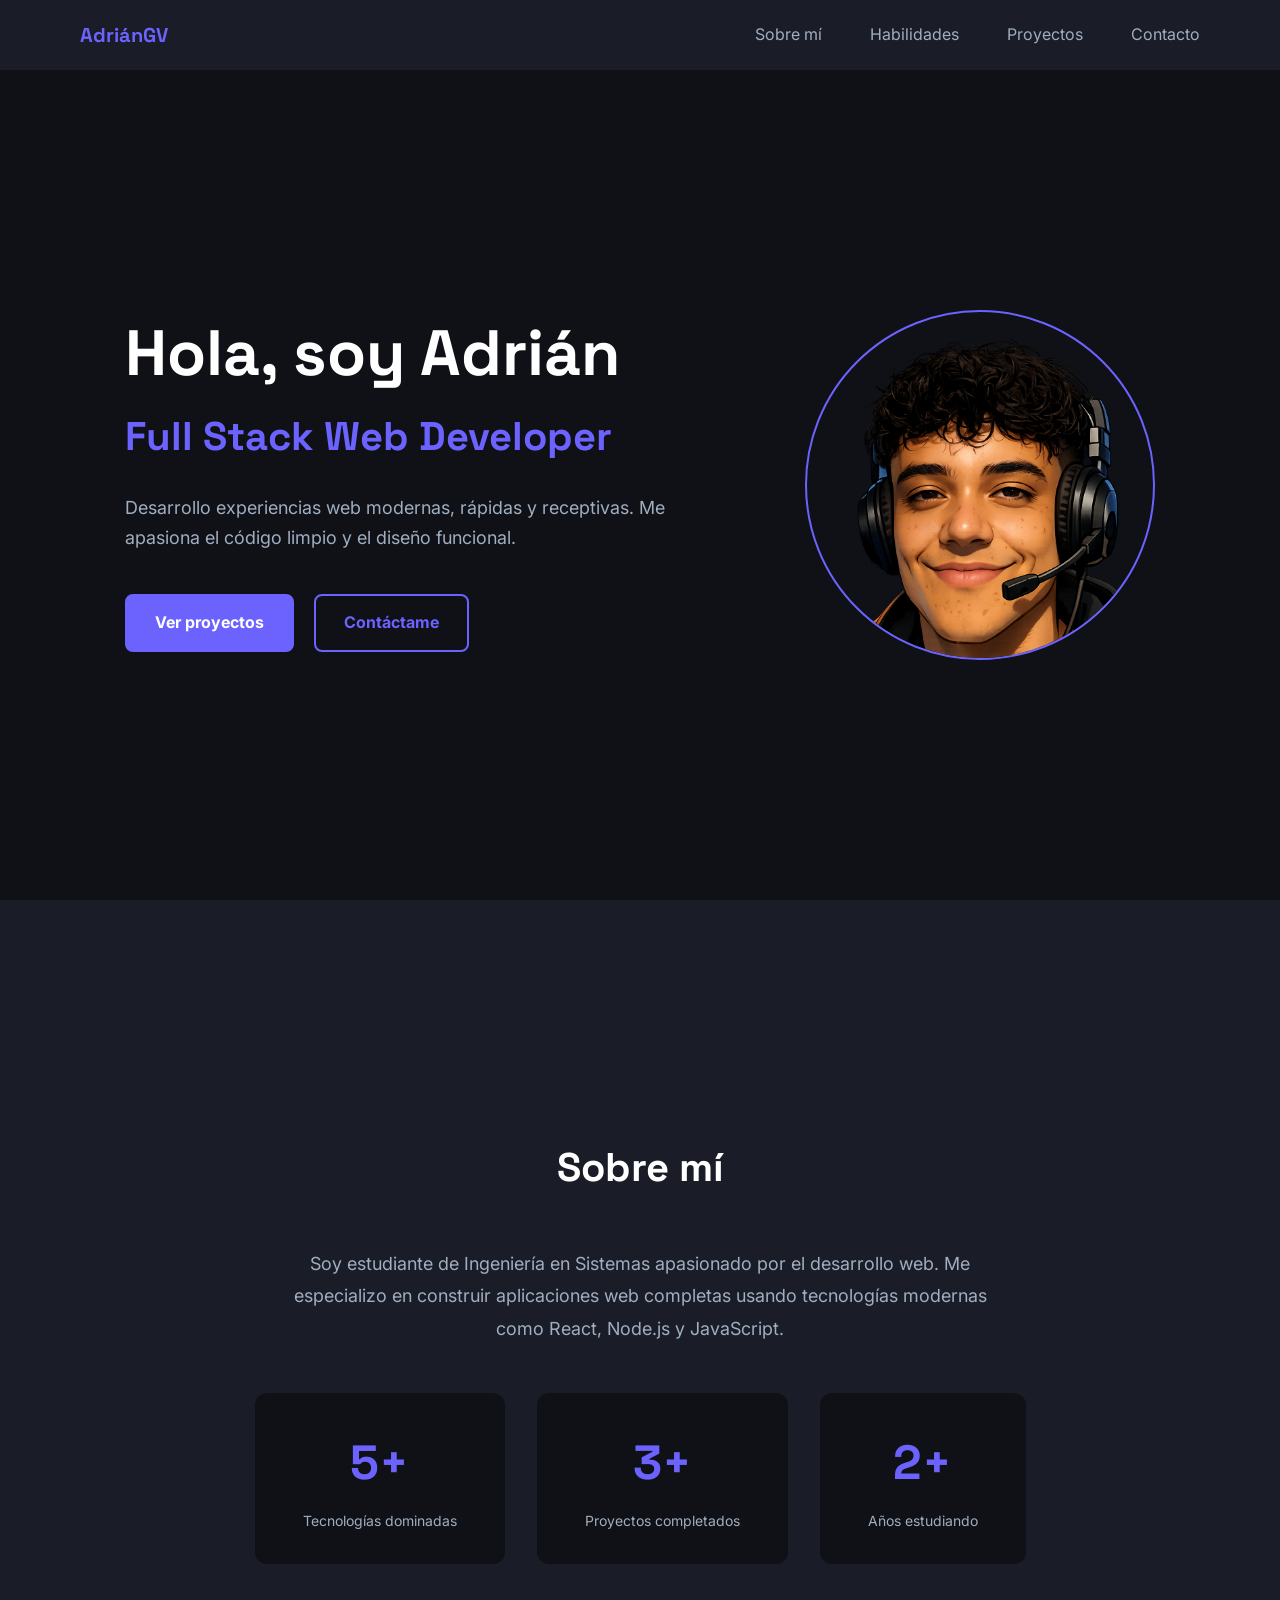
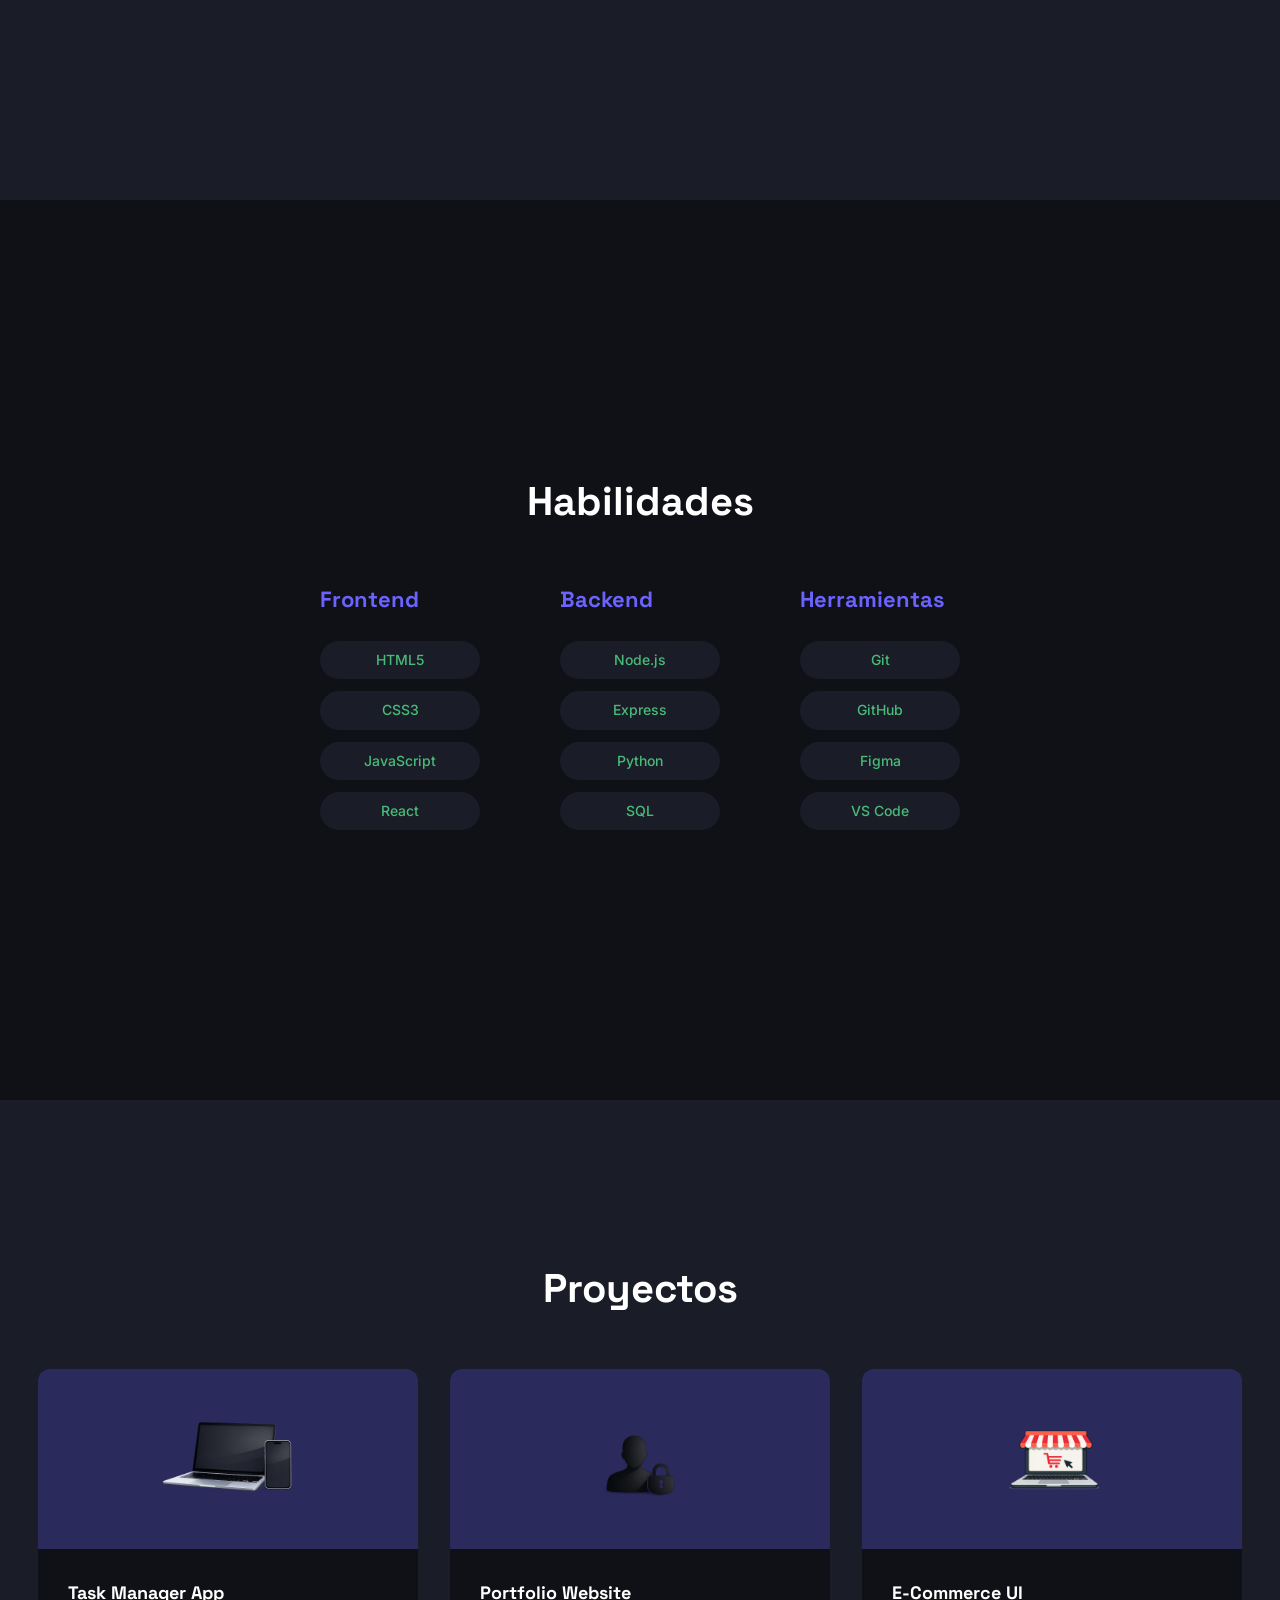
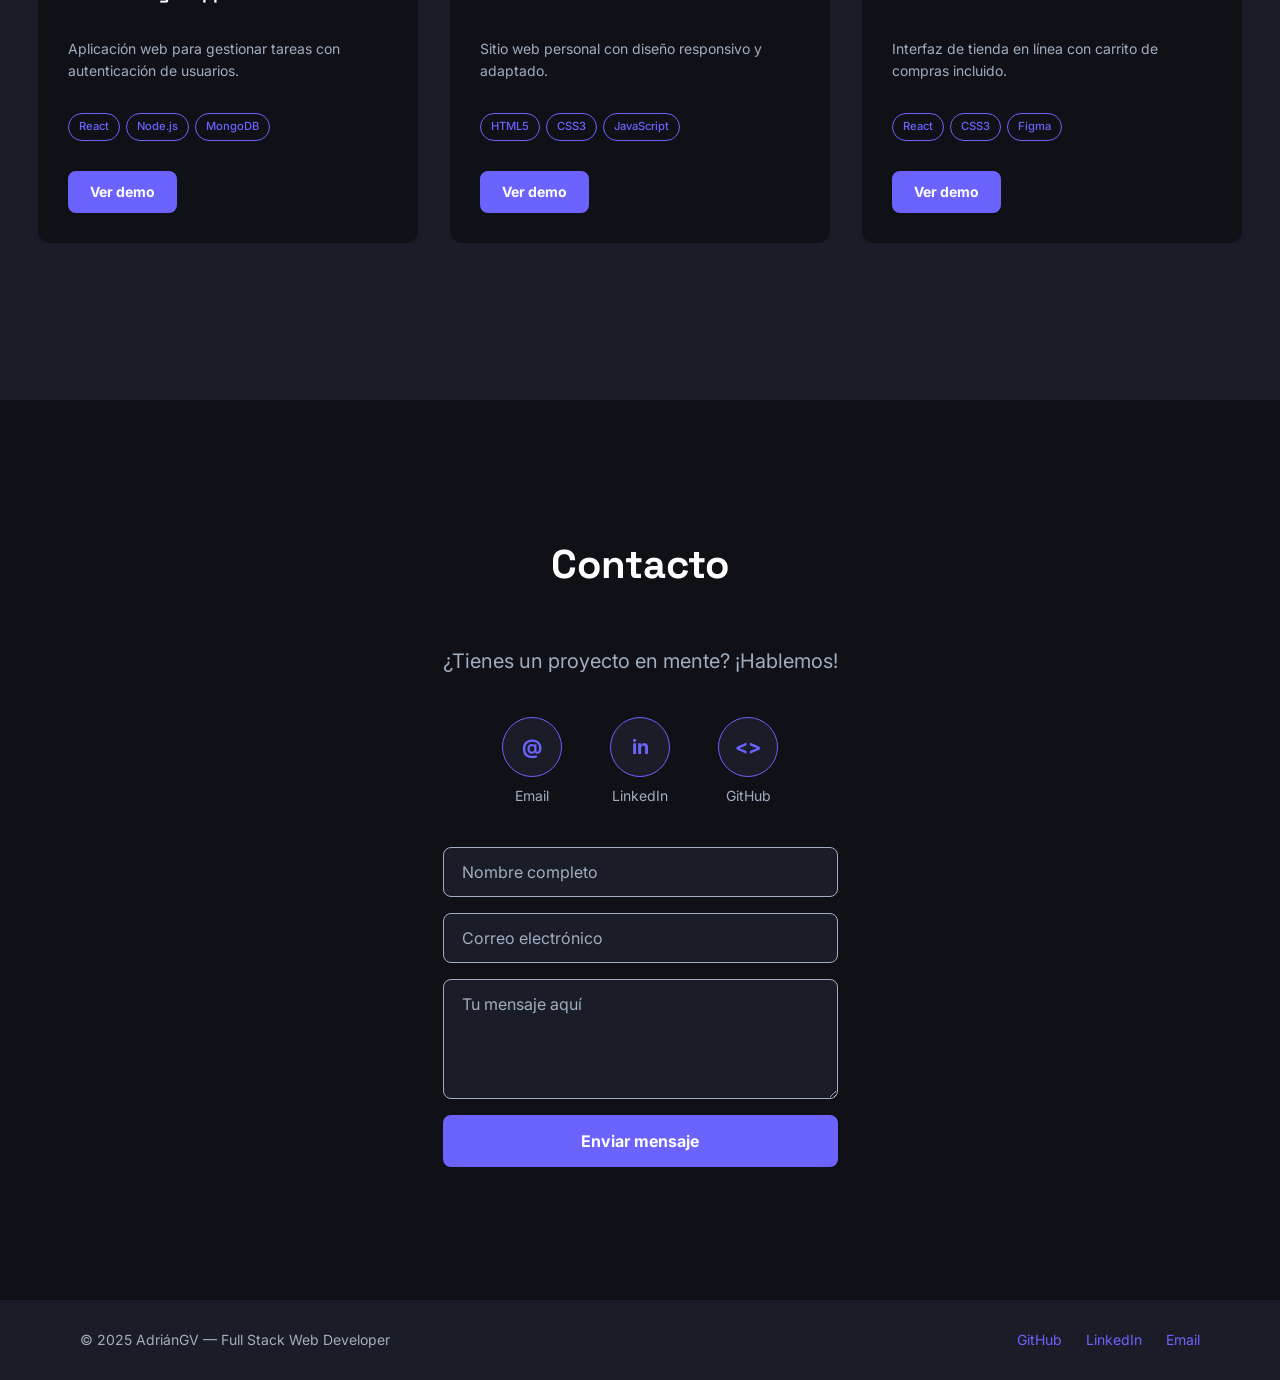
<file: index.html>
<!DOCTYPE html>
<html lang="es">
<head>
  <meta charset="UTF-8" />
  <meta name="viewport" content="width=device-width, initial-scale=1.0" />
  <title>AdriánGV — Full Stack Web Developer</title>
  <link rel="preconnect" href="https://fonts.googleapis.com" />
  <link rel="preconnect" href="https://fonts.gstatic.com" crossorigin />
  <link href="https://fonts.googleapis.com/css2?family=Space+Grotesk:wght@400;700&family=Inter:wght@400;500;700&display=swap" rel="stylesheet" />
  <link rel="stylesheet" href="css/styles.css" />
</head>
<body>

  <nav class="navbar" id="navbar">
    <div class="navbar__container">
      <a href="#hero" class="navbar__logo">AdriánGV</a>
      <button class="navbar__hamburger" id="hamburger" aria-label="Abrir menú">
        <span></span>
        <span></span>
        <span></span>
      </button>
      <ul class="navbar__links" id="nav-links">
        <li><a href="#sobre-mi">Sobre mí</a></li>
        <li><a href="#habilidades">Habilidades</a></li>
        <li><a href="#proyectos">Proyectos</a></li>
        <li><a href="#contacto">Contacto</a></li>
      </ul>
    </div>
  </nav>

  <section class="hero" id="hero">
    <div class="hero__content">
      <h1 class="hero__title">Hola, soy Adrián</h1>
      <h2 class="hero__subtitle">Full Stack Web Developer</h2>
      <p class="hero__description">Desarrollo experiencias web modernas, rápidas y receptivas. Me apasiona el código limpio y el diseño funcional.</p>
      <div class="hero__buttons">
        <a href="#proyectos" class="btn btn--primary">Ver proyectos</a>
        <a href="#contacto" class="btn btn--outline">Contáctame</a>
      </div>
    </div>
    <div class="hero__avatar">
      <div class="hero__avatar-circle">
        <img src="img/avatar.png" alt="Adrián GV" />
      </div>
    </div>
  </section>

  <section class="sobre-mi" id="sobre-mi">
    <div class="container">
      <h2 class="section__title">Sobre mí</h2>
      <p class="sobre-mi__text">Soy estudiante de Ingeniería en Sistemas apasionado por el desarrollo web. Me especializo en construir aplicaciones web completas usando tecnologías modernas como React, Node.js y JavaScript.</p>
      <div class="sobre-mi__stats">
        <div class="stat-card">
          <span class="stat-card__number">5+</span>
          <span class="stat-card__label">Tecnologías dominadas</span>
        </div>
        <div class="stat-card">
          <span class="stat-card__number">3+</span>
          <span class="stat-card__label">Proyectos completados</span>
        </div>
        <div class="stat-card">
          <span class="stat-card__number">2+</span>
          <span class="stat-card__label">Años estudiando</span>
        </div>
      </div>
    </div>
  </section>

  <section class="habilidades" id="habilidades">
    <div class="container">
      <h2 class="section__title">Habilidades</h2>
      <div class="habilidades__grid">
        <div class="habilidades__grupo">
          <h3 class="habilidades__categoria">Frontend</h3>
          <div class="habilidades__tags">
            <span class="tag">HTML5</span>
            <span class="tag">CSS3</span>
            <span class="tag">JavaScript</span>
            <span class="tag">React</span>
          </div>
        </div>
        <div class="habilidades__grupo">
          <h3 class="habilidades__categoria">Backend</h3>
          <div class="habilidades__tags">
            <span class="tag">Node.js</span>
            <span class="tag">Express</span>
            <span class="tag">Python</span>
            <span class="tag">SQL</span>
          </div>
        </div>
        <div class="habilidades__grupo">
          <h3 class="habilidades__categoria">Herramientas</h3>
          <div class="habilidades__tags">
            <span class="tag">Git</span>
            <span class="tag">GitHub</span>
            <span class="tag">Figma</span>
            <span class="tag">VS Code</span>
          </div>
        </div>
      </div>
    </div>
  </section>

  <section class="proyectos" id="proyectos">
    <div class="container">
      <h2 class="section__title">Proyectos</h2>
      <div class="proyectos__grid">

        <div class="proyecto-card">
          <div class="proyecto-card__imagen">
            <img src="img/ComputadoraCelular.png" alt="Task Manager App" />
            </div>
          <div class="proyecto-card__body">
            <h3 class="proyecto-card__titulo">Task Manager App</h3>
            <p class="proyecto-card__desc">Aplicación web para gestionar tareas con autenticación de usuarios.</p>
            <div class="proyecto-card__tags">
              <span class="tag tag--small">React</span>
              <span class="tag tag--small">Node.js</span>
              <span class="tag tag--small">MongoDB</span>
            </div>
            <div class="proyecto-card__botones">
              <a href="taskManager.html" class="btn btn--primary btn--small">Ver demo</a>
            </div>
          </div>
        </div>

        <div class="proyecto-card">
          <div class="proyecto-card__imagen">
            <img src="img/UsuarioCandado.png" alt="Portfolio Website" />
          </div>
          <div class="proyecto-card__body">
            <h3 class="proyecto-card__titulo">Portfolio Website</h3>
            <p class="proyecto-card__desc">Sitio web personal con diseño responsivo y adaptado.</p>
            <div class="proyecto-card__tags">
              <span class="tag tag--small">HTML5</span>
              <span class="tag tag--small">CSS3</span>
              <span class="tag tag--small">JavaScript</span>
            </div>
            <div class="proyecto-card__botones">
              <a href="portfolio.html" class="btn btn--primary btn--small">Ver demo</a>
            </div>
          </div>
        </div>

        <div class="proyecto-card">
          <div class="proyecto-card__imagen">
            <img src="img/TiendaOnline.png" alt="E-Commerce UI" />
          </div>
          <div class="proyecto-card__body">
            <h3 class="proyecto-card__titulo">E-Commerce UI</h3>
            <p class="proyecto-card__desc">Interfaz de tienda en línea con carrito de compras incluido.</p>
            <div class="proyecto-card__tags">
              <span class="tag tag--small">React</span>
              <span class="tag tag--small">CSS3</span>
              <span class="tag tag--small">Figma</span>
            </div>
            <div class="proyecto-card__botones">
              <a href="ecommerce.html" class="btn btn--primary btn--small">Ver demo</a>
            </div>
          </div>
        </div>

      </div>
    </div>
  </section>

  <section class="contacto" id="contacto">
    <div class="container">
      <h2 class="section__title">Contacto</h2>
      <p class="contacto__subtitulo">¿Tienes un proyecto en mente? ¡Hablemos!</p>
      <div class="contacto__redes">
        <div class="red-social">
          <a href="mailto:adrian.granados.vargas@est.una.ac.cr" class="red-social__icono">@</a>
          <span class="red-social__nombre">Email</span>
        </div>
        <div class="red-social">
          <a href="https://www.linkedin.com/in/adri%C3%A1n-granados-a037b83b4/" class="red-social__icono">in</a>
          <span class="red-social__nombre">LinkedIn</span>
        </div>
        <div class="red-social">
          <a href="https://github.com/AdrianGV1" class="red-social__icono">&lt;&gt;</a>
          <span class="red-social__nombre">GitHub</span>
        </div>
      </div>
      <form class="contacto__form" action="https://formspree.io/f/mojkvlza" method="POST">
        <input
          type="text"
          name="nombre"
          class="form__input"
          placeholder="Nombre completo"
          required
        />
        <input
          type="email"
          name="email"
          class="form__input"
          placeholder="Correo electrónico"
          required
        />
        <textarea
          name="message"
          class="form__textarea"
          placeholder="Tu mensaje aquí"
          required
        ></textarea>
        <button type="submit" class="btn btn--primary btn--full">
          Enviar mensaje
        </button>
      </form>
    </div>
  </section>

  <footer class="footer">
    <div class="footer__container">
      <p class="footer__copy">© 2025 AdriánGV — Full Stack Web Developer</p>
      <div class="footer__links">
        <a href="https://github.com/AdrianGV1">GitHub</a>
        <a href="https://www.linkedin.com/in/adri%C3%A1n-granados-a037b83b4/">LinkedIn</a>
        <a href="mailto:adrian.granados.vargas@est.una.ac.cr">Email</a>
      </div>
    </div>
  </footer>

  <script src="js/main.js"></script>
</body>
</html>
</file>
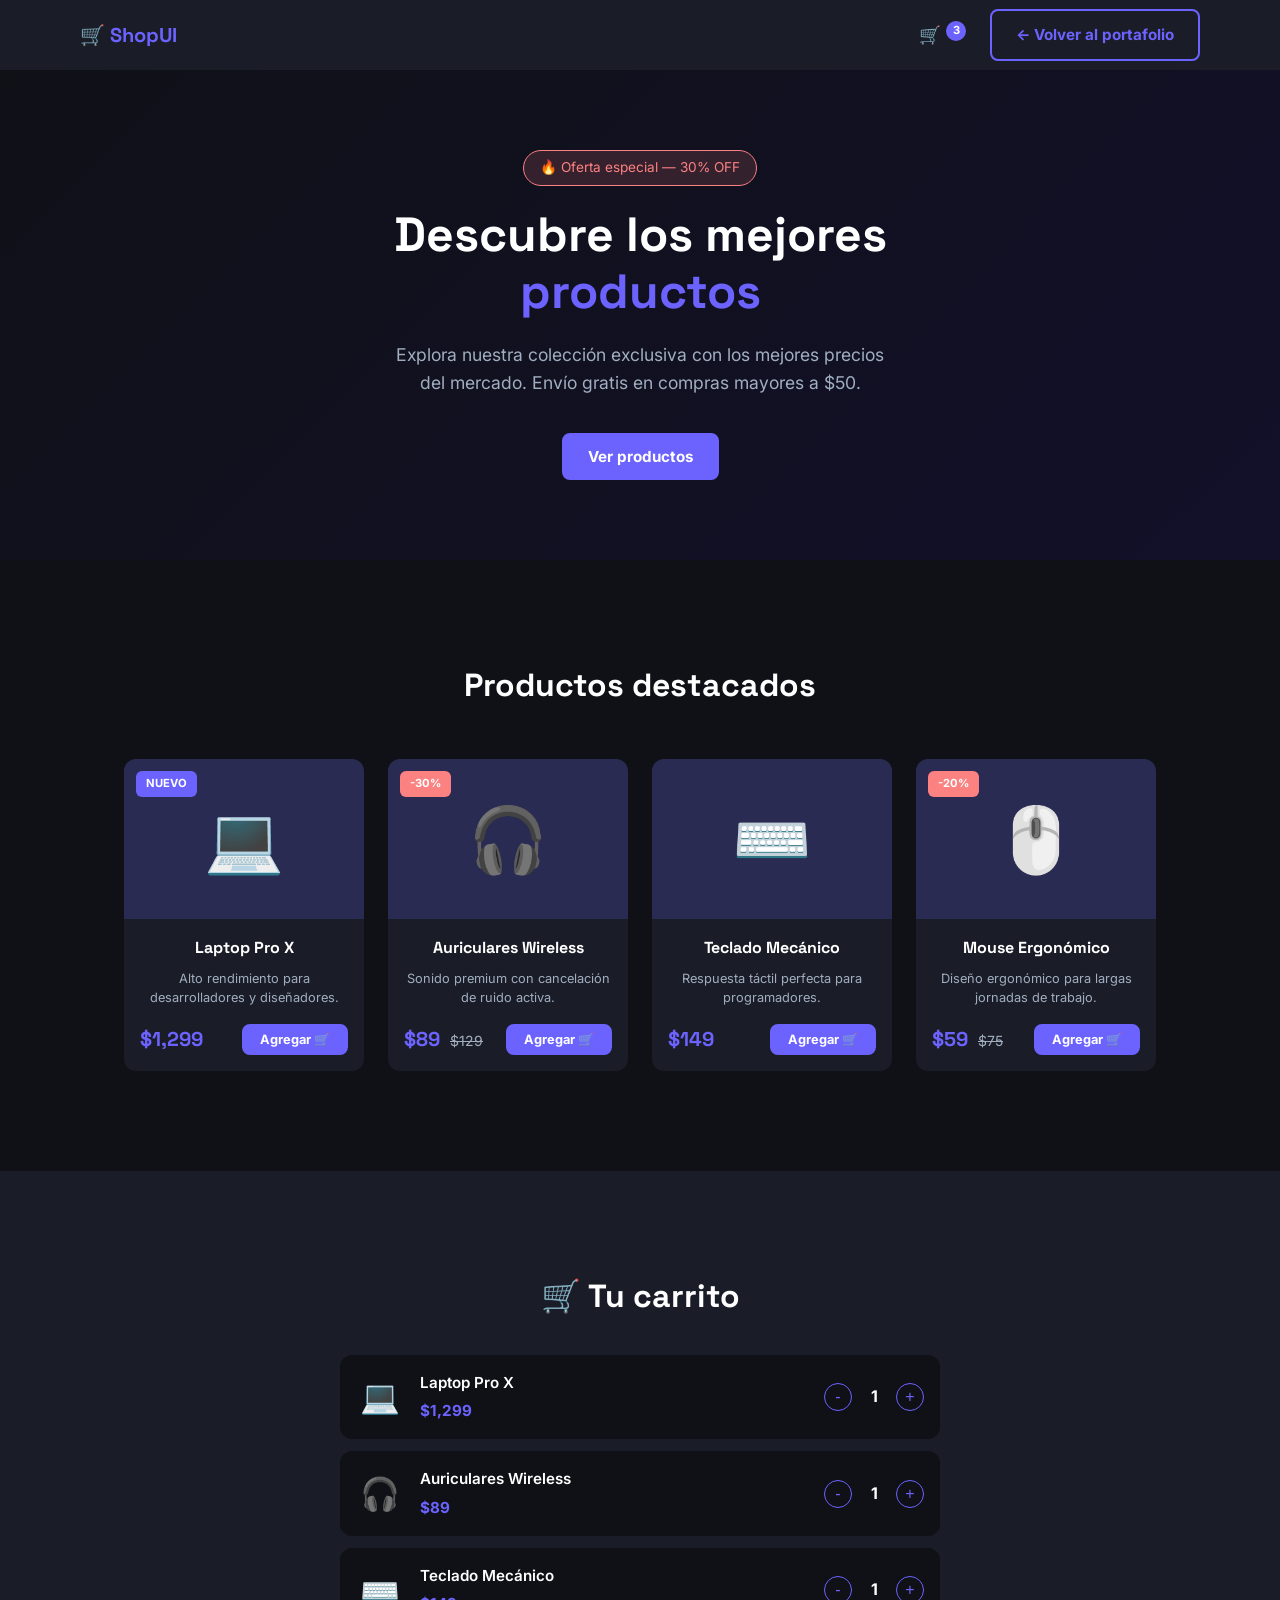
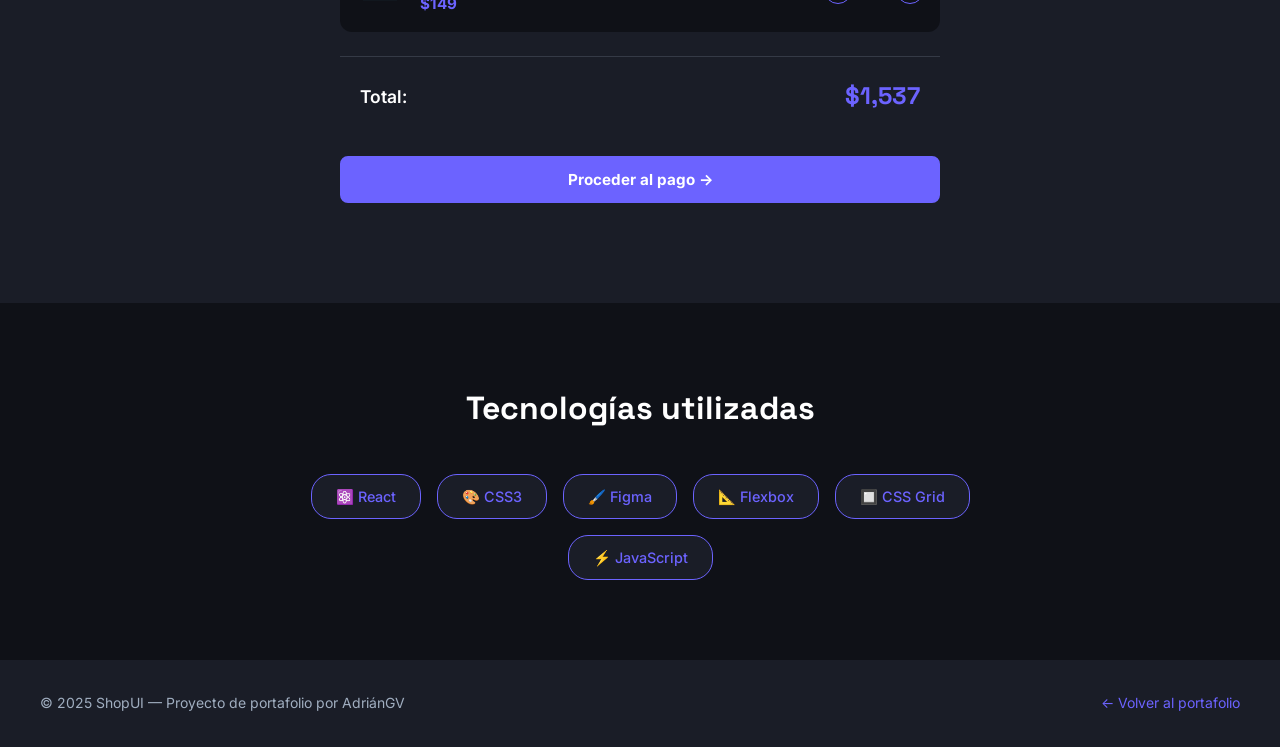
<file: ecommerce.html>
<!DOCTYPE html>
<html lang="es">
<head>
  <meta charset="UTF-8" />
  <meta name="viewport" content="width=device-width, initial-scale=1.0" />
  <title>E-Commerce UI</title>
  <link rel="preconnect" href="https://fonts.googleapis.com" />
  <link rel="preconnect" href="https://fonts.gstatic.com" crossorigin />
  <link href="https://fonts.googleapis.com/css2?family=Space+Grotesk:wght@400;700&family=Inter:wght@400;500;700&display=swap" rel="stylesheet" />
  <link rel="stylesheet" href="css/ecommerce.css" />
</head>
<body>

  <nav class="navbar">
    <div class="navbar__container">
      <span class="navbar__logo">🛒 ShopUI</span>
      <div class="navbar__actions">
        <span class="cart-icon">🛒 <span class="cart-count">3</span></span>
        <a href="index.html" class="btn btn--outline">← Volver al portafolio</a>
      </div>
    </div>
  </nav>

  <header class="hero">
    <div class="hero__content">
      <p class="hero__tag">🔥 Oferta especial — 30% OFF</p>
      <h1>Descubre los mejores <span>productos</span></h1>
      <p class="hero__desc">Explora nuestra colección exclusiva con los mejores precios del mercado. Envío gratis en compras mayores a $50.</p>
      <button class="btn btn--primary">Ver productos</button>
    </div>
  </header>

  <section class="productos">
    <h2>Productos destacados</h2>
    <div class="productos__grid">

      <div class="producto-card">
        <div class="producto-card__imagen">
          <span class="producto-card__badge">NUEVO</span>
          <span class="producto-card__emoji">💻</span>
        </div>
        <div class="producto-card__body">
          <h3>Laptop Pro X</h3>
          <p>Alto rendimiento para desarrolladores y diseñadores.</p>
          <div class="producto-card__footer">
            <span class="precio">$1,299</span>
            <button class="btn btn--primary btn--small">Agregar 🛒</button>
          </div>
        </div>
      </div>

      <div class="producto-card">
        <div class="producto-card__imagen">
          <span class="producto-card__badge producto-card__badge--sale">-30%</span>
          <span class="producto-card__emoji">🎧</span>
        </div>
        <div class="producto-card__body">
          <h3>Auriculares Wireless</h3>
          <p>Sonido premium con cancelación de ruido activa.</p>
          <div class="producto-card__footer">
            <div>
              <span class="precio">$89</span>
              <span class="precio--tachado">$129</span>
            </div>
            <button class="btn btn--primary btn--small">Agregar 🛒</button>
          </div>
        </div>
      </div>

      <div class="producto-card">
        <div class="producto-card__imagen">
          <span class="producto-card__emoji">⌨️</span>
        </div>
        <div class="producto-card__body">
          <h3>Teclado Mecánico</h3>
          <p>Respuesta táctil perfecta para programadores.</p>
          <div class="producto-card__footer">
            <span class="precio">$149</span>
            <button class="btn btn--primary btn--small">Agregar 🛒</button>
          </div>
        </div>
      </div>

      <div class="producto-card">
        <div class="producto-card__imagen">
          <span class="producto-card__badge producto-card__badge--sale">-20%</span>
          <span class="producto-card__emoji">🖱️</span>
        </div>
        <div class="producto-card__body">
          <h3>Mouse Ergonómico</h3>
          <p>Diseño ergonómico para largas jornadas de trabajo.</p>
          <div class="producto-card__footer">
            <div>
              <span class="precio">$59</span>
              <span class="precio--tachado">$75</span>
            </div>
            <button class="btn btn--primary btn--small">Agregar 🛒</button>
          </div>
        </div>
      </div>

    </div>
  </section>

  <section class="carrito">
    <h2>🛒 Tu carrito</h2>
    <div class="carrito__items">
      <div class="carrito__item">
        <span class="carrito__item-emoji">💻</span>
        <div class="carrito__item-info">
          <span class="carrito__item-name">Laptop Pro X</span>
          <span class="carrito__item-price">$1,299</span>
        </div>
        <div class="carrito__item-qty">
          <button>-</button>
          <span>1</span>
          <button>+</button>
        </div>
      </div>
      <div class="carrito__item">
        <span class="carrito__item-emoji">🎧</span>
        <div class="carrito__item-info">
          <span class="carrito__item-name">Auriculares Wireless</span>
          <span class="carrito__item-price">$89</span>
        </div>
        <div class="carrito__item-qty">
          <button>-</button>
          <span>1</span>
          <button>+</button>
        </div>
      </div>
      <div class="carrito__item">
        <span class="carrito__item-emoji">⌨️</span>
        <div class="carrito__item-info">
          <span class="carrito__item-name">Teclado Mecánico</span>
          <span class="carrito__item-price">$149</span>
        </div>
        <div class="carrito__item-qty">
          <button>-</button>
          <span>1</span>
          <button>+</button>
        </div>
      </div>
    </div>
    <div class="carrito__total">
      <span>Total:</span>
      <span class="carrito__total-precio">$1,537</span>
    </div>
    <button class="btn btn--primary btn--full">Proceder al pago →</button>
  </section>

  <section class="tech-stack">
    <h2>Tecnologías utilizadas</h2>
    <div class="tech-stack__grid">
      <div class="tech-badge">⚛️ React</div>
      <div class="tech-badge">🎨 CSS3</div>
      <div class="tech-badge">🖌️ Figma</div>
      <div class="tech-badge">📐 Flexbox</div>
      <div class="tech-badge">🔲 CSS Grid</div>
      <div class="tech-badge">⚡ JavaScript</div>
    </div>
  </section>

  <footer class="footer">
    <p>© 2025 ShopUI — Proyecto de portafolio por AdriánGV</p>
    <a href="index.html">← Volver al portafolio</a>
  </footer>

</body>
</html>
</file>
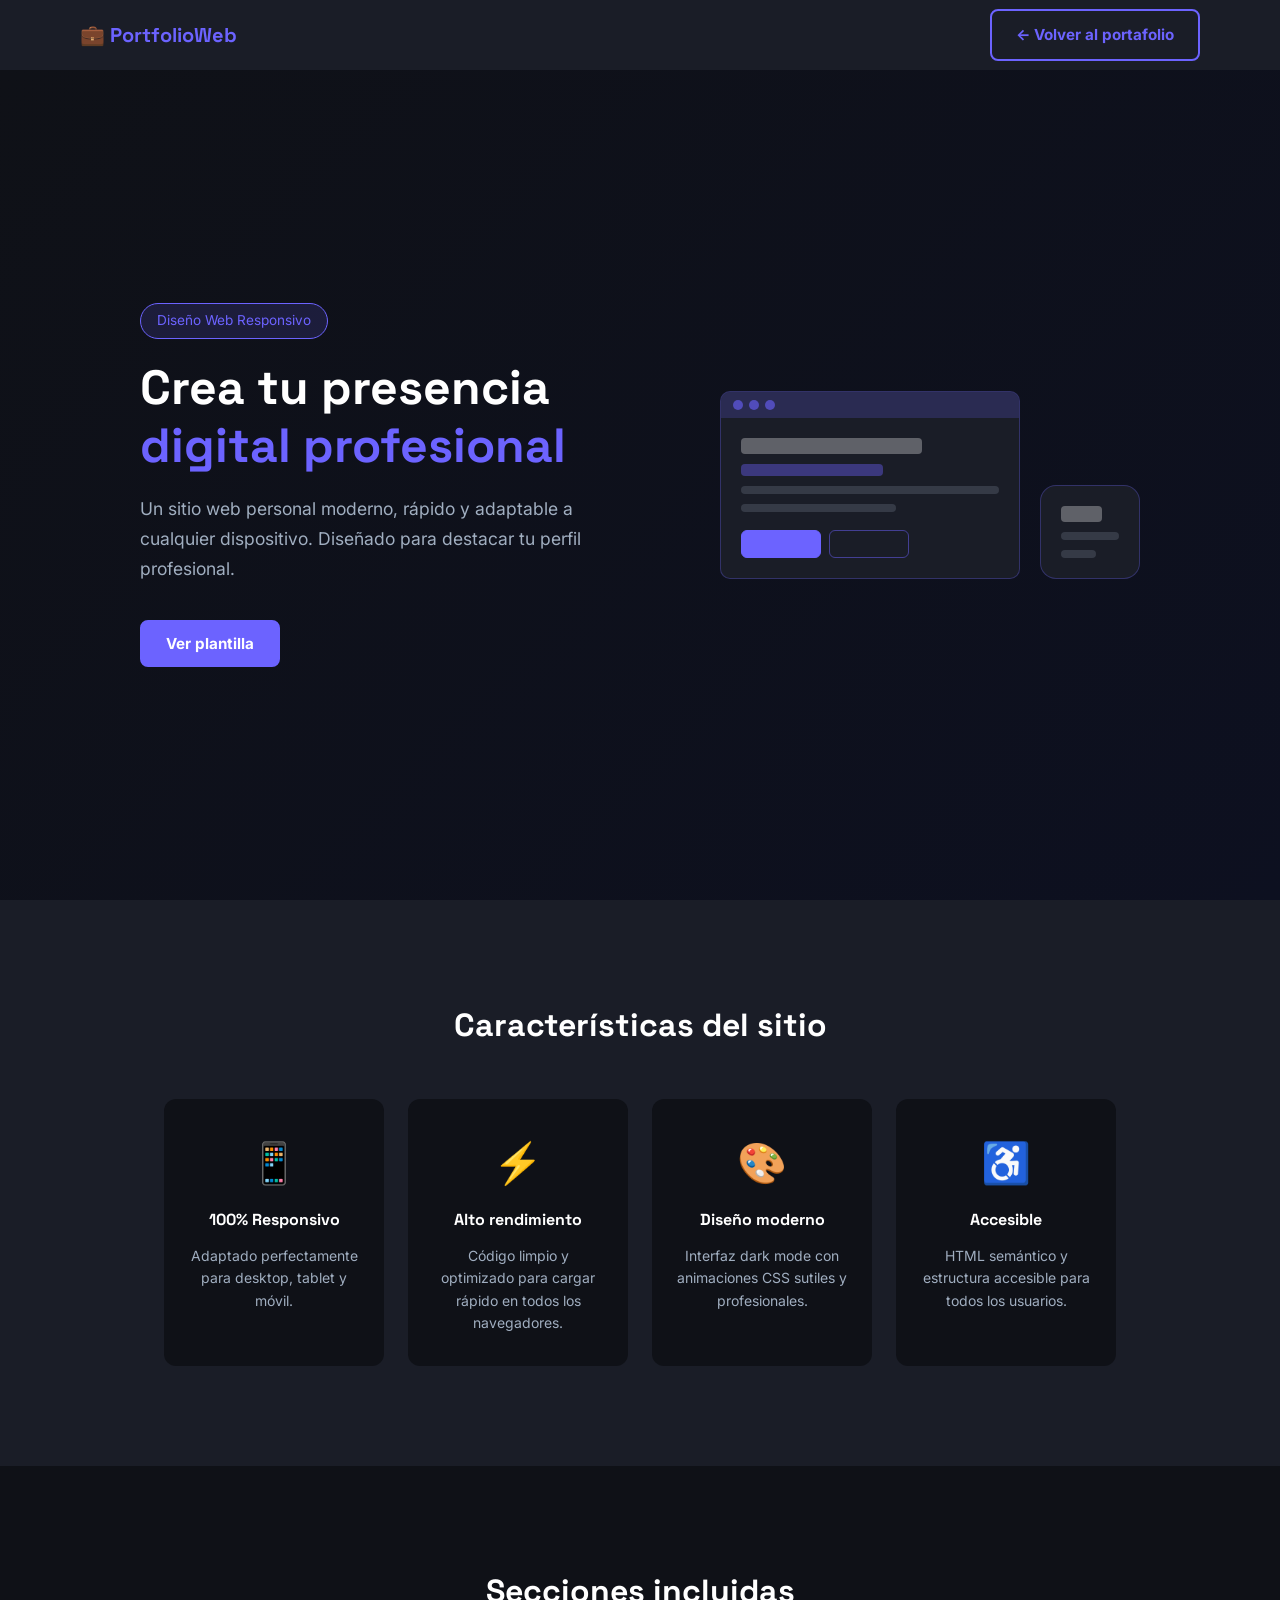
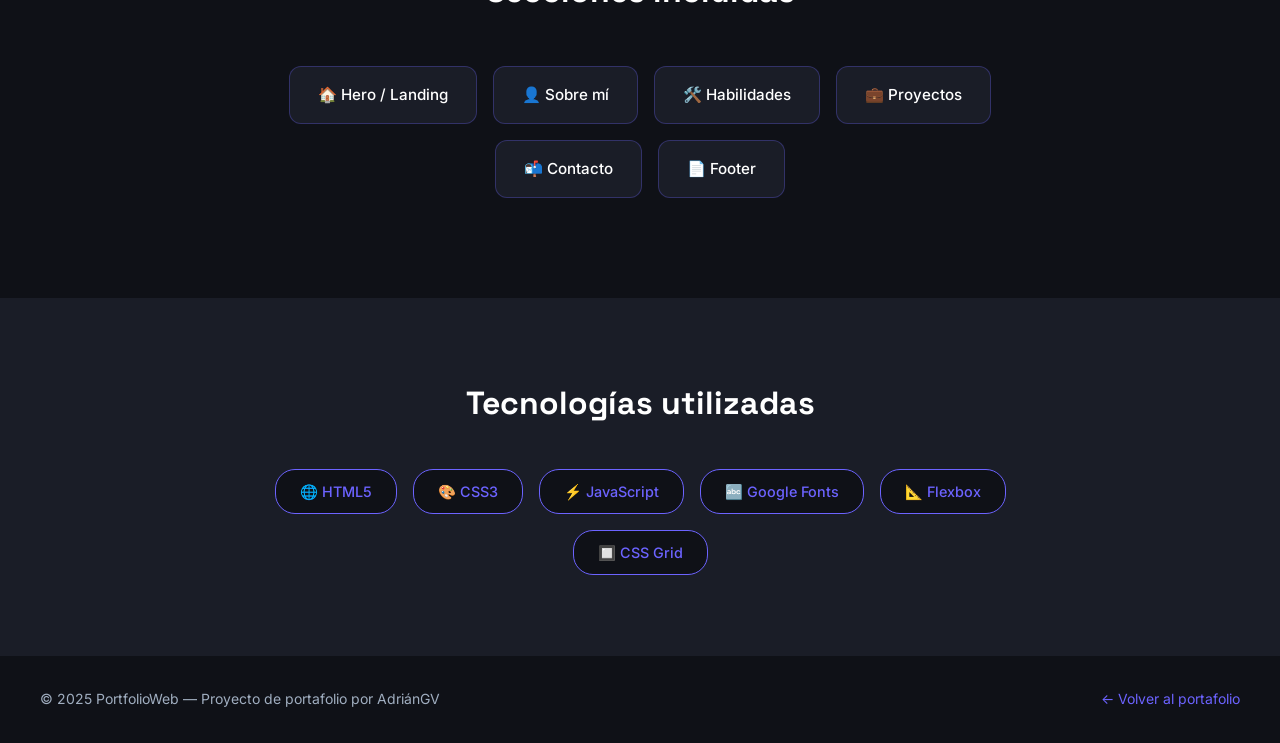
<file: portfolio.html>
<!DOCTYPE html>
<html lang="es">
<head>
  <meta charset="UTF-8" />
  <meta name="viewport" content="width=device-width, initial-scale=1.0" />
  <title>Portfolio Website</title>
  <link rel="preconnect" href="https://fonts.googleapis.com" />
  <link rel="preconnect" href="https://fonts.gstatic.com" crossorigin />
  <link href="https://fonts.googleapis.com/css2?family=Space+Grotesk:wght@400;700&family=Inter:wght@400;500;700&display=swap" rel="stylesheet" />
  <link rel="stylesheet" href="css/portfolio.css" />
</head>
<body>

  <nav class="navbar">
    <div class="navbar__container">
      <span class="navbar__logo">💼 PortfolioWeb</span>
      <a href="index.html" class="btn btn--outline">← Volver al portafolio</a>
    </div>
  </nav>

  <header class="hero">
    <div class="hero__content">
      <p class="hero__tag">Diseño Web Responsivo</p>
      <h1>Crea tu presencia <span>digital profesional</span></h1>
      <p class="hero__desc">Un sitio web personal moderno, rápido y adaptable a cualquier dispositivo. Diseñado para destacar tu perfil profesional.</p>
      <button class="btn btn--primary">Ver plantilla</button>
    </div>
    <div class="hero__mockups">
      <div class="mockup mockup--desktop">
        <div class="mockup__bar">
          <span></span><span></span><span></span>
        </div>
        <div class="mockup__screen">
          <div class="mockup__line mockup__line--title"></div>
          <div class="mockup__line mockup__line--subtitle"></div>
          <div class="mockup__line"></div>
          <div class="mockup__line mockup__line--short"></div>
          <div class="mockup__buttons">
            <div class="mockup__btn mockup__btn--filled"></div>
            <div class="mockup__btn"></div>
          </div>
        </div>
      </div>
      <div class="mockup mockup--mobile">
        <div class="mockup__screen">
          <div class="mockup__line mockup__line--title"></div>
          <div class="mockup__line"></div>
          <div class="mockup__line mockup__line--short"></div>
        </div>
      </div>
    </div>
  </header>

  <section class="features">
    <h2>Características del sitio</h2>
    <div class="features__grid">
      <div class="feature-card">
        <span class="feature-card__icon">📱</span>
        <h3>100% Responsivo</h3>
        <p>Adaptado perfectamente para desktop, tablet y móvil.</p>
      </div>
      <div class="feature-card">
        <span class="feature-card__icon">⚡</span>
        <h3>Alto rendimiento</h3>
        <p>Código limpio y optimizado para cargar rápido en todos los navegadores.</p>
      </div>
      <div class="feature-card">
        <span class="feature-card__icon">🎨</span>
        <h3>Diseño moderno</h3>
        <p>Interfaz dark mode con animaciones CSS sutiles y profesionales.</p>
      </div>
      <div class="feature-card">
        <span class="feature-card__icon">♿</span>
        <h3>Accesible</h3>
        <p>HTML semántico y estructura accesible para todos los usuarios.</p>
      </div>
    </div>
  </section>

  <section class="sections">
    <h2>Secciones incluidas</h2>
    <div class="sections__grid">
      <div class="section-item">🏠 Hero / Landing</div>
      <div class="section-item">👤 Sobre mí</div>
      <div class="section-item">🛠️ Habilidades</div>
      <div class="section-item">💼 Proyectos</div>
      <div class="section-item">📬 Contacto</div>
      <div class="section-item">📄 Footer</div>
    </div>
  </section>

  <section class="tech-stack">
    <h2>Tecnologías utilizadas</h2>
    <div class="tech-stack__grid">
      <div class="tech-badge">🌐 HTML5</div>
      <div class="tech-badge">🎨 CSS3</div>
      <div class="tech-badge">⚡ JavaScript</div>
      <div class="tech-badge">🔤 Google Fonts</div>
      <div class="tech-badge">📐 Flexbox</div>
      <div class="tech-badge">🔲 CSS Grid</div>
    </div>
  </section>

  <footer class="footer">
    <p>© 2025 PortfolioWeb — Proyecto de portafolio por AdriánGV</p>
    <a href="index.html">← Volver al portafolio</a>
  </footer>

</body>
</html>
</file>
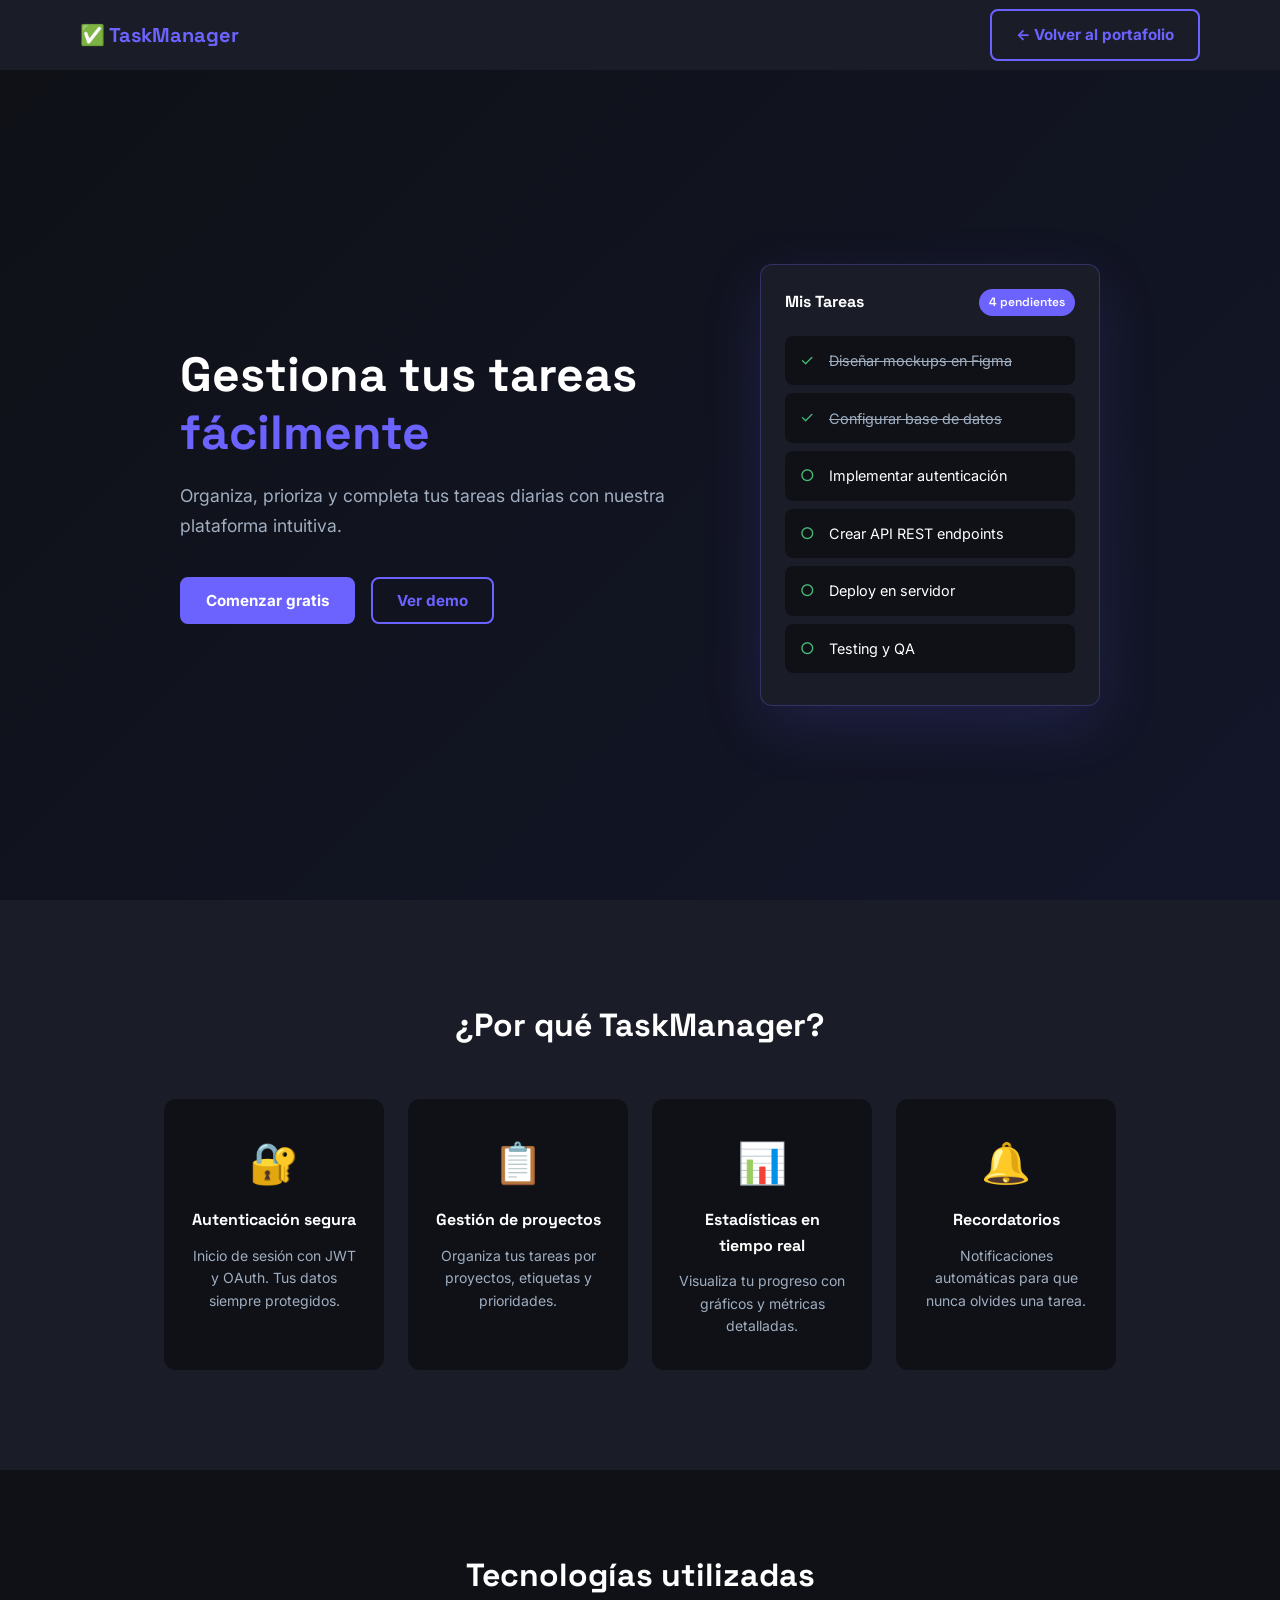
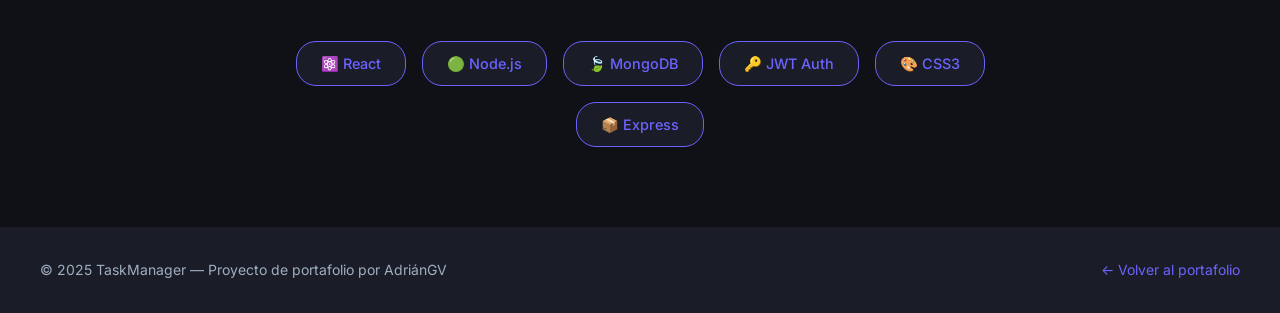
<file: taskManager.html>
<!DOCTYPE html>
<html lang="es">
<head>
  <meta charset="UTF-8" />
  <meta name="viewport" content="width=device-width, initial-scale=1.0" />
  <title>Task Manager App</title>
  <link rel="preconnect" href="https://fonts.googleapis.com" />
  <link rel="preconnect" href="https://fonts.gstatic.com" crossorigin />
  <link href="https://fonts.googleapis.com/css2?family=Space+Grotesk:wght@400;700&family=Inter:wght@400;500;700&display=swap" rel="stylesheet" />
  <link rel="stylesheet" href="css/taskManager.css" />
</head>
<body>

  <nav class="navbar">
    <div class="navbar__container">
      <span class="navbar__logo">✅ TaskManager</span>
      <a href="index.html" class="btn btn--outline">← Volver al portafolio</a>
    </div>
  </nav>

  <header class="app-header">
    <div class="app-header__content">
      <h1>Gestiona tus tareas <span>fácilmente</span></h1>
      <p>Organiza, prioriza y completa tus tareas diarias con nuestra plataforma intuitiva.</p>
      <div class="app-header__buttons">
        <button class="btn btn--primary">Comenzar gratis</button>
        <button class="btn btn--outline">Ver demo</button>
      </div>
    </div>
    <div class="app-header__preview">
      <div class="task-preview">
        <div class="task-preview__header">
          <span>Mis Tareas</span>
          <span class="badge">4 pendientes</span>
        </div>
        <div class="task-item task-item--done">
          <span class="task-item__check">✓</span>
          <span class="task-item__text">Diseñar mockups en Figma</span>
        </div>
        <div class="task-item task-item--done">
          <span class="task-item__check">✓</span>
          <span class="task-item__text">Configurar base de datos</span>
        </div>
        <div class="task-item">
          <span class="task-item__check">○</span>
          <span class="task-item__text">Implementar autenticación</span>
        </div>
        <div class="task-item">
          <span class="task-item__check">○</span>
          <span class="task-item__text">Crear API REST endpoints</span>
        </div>
        <div class="task-item">
          <span class="task-item__check">○</span>
          <span class="task-item__text">Deploy en servidor</span>
        </div>
        <div class="task-item">
          <span class="task-item__check">○</span>
          <span class="task-item__text">Testing y QA</span>
        </div>
      </div>
    </div>
  </header>

  <section class="features">
    <h2>¿Por qué TaskManager?</h2>
    <div class="features__grid">
      <div class="feature-card">
        <span class="feature-card__icon">🔐</span>
        <h3>Autenticación segura</h3>
        <p>Inicio de sesión con JWT y OAuth. Tus datos siempre protegidos.</p>
      </div>
      <div class="feature-card">
        <span class="feature-card__icon">📋</span>
        <h3>Gestión de proyectos</h3>
        <p>Organiza tus tareas por proyectos, etiquetas y prioridades.</p>
      </div>
      <div class="feature-card">
        <span class="feature-card__icon">📊</span>
        <h3>Estadísticas en tiempo real</h3>
        <p>Visualiza tu progreso con gráficos y métricas detalladas.</p>
      </div>
      <div class="feature-card">
        <span class="feature-card__icon">🔔</span>
        <h3>Recordatorios</h3>
        <p>Notificaciones automáticas para que nunca olvides una tarea.</p>
      </div>
    </div>
  </section>

  <section class="tech-stack">
    <h2>Tecnologías utilizadas</h2>
    <div class="tech-stack__grid">
      <div class="tech-badge">⚛️ React</div>
      <div class="tech-badge">🟢 Node.js</div>
      <div class="tech-badge">🍃 MongoDB</div>
      <div class="tech-badge">🔑 JWT Auth</div>
      <div class="tech-badge">🎨 CSS3</div>
      <div class="tech-badge">📦 Express</div>
    </div>
  </section>

  <footer class="footer">
    <p>© 2025 TaskManager — Proyecto de portafolio por AdriánGV</p>
    <a href="index.html">← Volver al portafolio</a>
  </footer>

</body>
</html>
</file>
<file: css/styles.css>
:root {
  --color-bg-principal:  #0F1117;
  --color-bg-cards:      #1A1D27;
  --color-acento:        #6C63FF;
  --color-acento-hover:  #857DFF;
  --color-texto-blanco:  #FFFFFF;
  --color-texto-gris:    #A0AEC0;
  --color-tag-verde:     #48BB78;

  --fuente-titulo: 'Space Grotesk', sans-serif;
  --fuente-cuerpo: 'Inter', sans-serif;

  --radio-card:   12px;
  --radio-boton:   8px;
  --radio-tag:    20px;
}

*,
*::before,
*::after {
  margin: 0;
  padding: 0;
  box-sizing: border-box;
}

html {
  scroll-behavior: smooth;
  scroll-snap-type: y mandatory;
}

body {
  font-family: var(--fuente-cuerpo);
  background-color: var(--color-bg-principal);
  color: var(--color-texto-blanco);
  line-height: 1.6;
}

a {
  text-decoration: none;
  color: inherit;
}

ul {
  list-style: none;
}

.container {
  max-width: 1200px;
  height: 100%;
  margin: 0 auto;
  padding: 0 40px;
  display: flex;
  flex-direction: column;
  justify-content: center;
}

.section__title {
  font-family: var(--fuente-titulo);
  font-size: 2.5rem;
  font-weight: 700;
  color: var(--color-texto-blanco);
  text-align: center;
  margin-bottom: 48px;
}

section,
.hero {
  min-height: 100vh;
  width: 100%;
  scroll-snap-align: start;
  display: flex;
  align-items: center;
  justify-content: center;
}

.btn {
  display: inline-block;
  padding: 14px 28px;
  border-radius: var(--radio-boton);
  font-family: var(--fuente-cuerpo);
  font-size: 1rem;
  font-weight: 700;
  cursor: pointer;
  border: 2px solid transparent;
  transition: background-color 0.3s ease,
              border-color 0.3s ease,
              transform 0.3s ease;
}

.btn--primary {
  background-color: var(--color-acento);
  color: var(--color-texto-blanco);
  border-color: var(--color-acento);
}

.btn--primary:hover {
  background-color: var(--color-acento-hover);
  border-color: var(--color-acento-hover);
  transform: translateY(-2px);
}

.btn--outline {
  background-color: transparent;
  color: var(--color-acento);
  border-color: var(--color-acento);
}

.btn--outline:hover {
  background-color: var(--color-acento);
  color: var(--color-texto-blanco);
  transform: translateY(-2px);
}

.btn--small {
  padding: 8px 20px;
  font-size: 0.875rem;
}

.btn--full {
  width: 100%;
  text-align: center;
}

.tag {
  display: inline-block;
  padding: 8px 20px;
  background-color: var(--color-bg-cards);
  color: var(--color-tag-verde);
  border-radius: var(--radio-tag);
  font-size: 0.875rem;
  font-weight: 500;
  min-width: 130px;
  text-align: center;
}

.tag--small {
  padding: 4px 10px;
  font-size: 0.7rem;
  color: var(--color-acento);
  border: 1px solid var(--color-acento);
  background-color: transparent;
  min-width: unset;
  white-space: nowrap;
}

.navbar {
  position: fixed;
  top: 0;
  left: 0;
  width: 100%;
  height: 70px;
  z-index: 1000;
  background-color: var(--color-bg-cards);
  display: flex;
  align-items: center;
}

.navbar__container {
  max-width: 1440px;
  width: 100%;
  margin: 0 auto;
  padding: 0 80px;
  display: flex;
  align-items: center;
  justify-content: space-between;
}

.navbar__logo {
  font-family: var(--fuente-titulo);
  font-size: 1.25rem;
  font-weight: 700;
  color: var(--color-acento);
}

.navbar__links {
  display: flex;
  gap: 48px;
}

.navbar__links a {
  font-size: 1rem;
  color: var(--color-texto-gris);
  transition: color 0.3s ease;
}

.navbar__links a:hover {
  color: var(--color-acento);
}

.navbar__hamburger {
  display: none;
  flex-direction: column;
  gap: 6px;
  background: none;
  border: none;
  cursor: pointer;
  padding: 4px;
}

.navbar__hamburger span {
  display: block;
  width: 25px;
  height: 3px;
  background-color: var(--color-texto-blanco);
  border-radius: 2px;
  transition: all 0.3s ease;
}

.hero {
  background-color: var(--color-bg-principal);
  padding: 70px 80px 0;
  gap: 80px;
}

.hero__content {
  max-width: 600px;
}

.hero__title {
  font-family: var(--fuente-titulo);
  font-size: 4rem;
  font-weight: 700;
  color: var(--color-texto-blanco);
  line-height: 1.1;
  margin-bottom: 16px;
}

.hero__subtitle {
  font-family: var(--fuente-titulo);
  font-size: 2.5rem;
  font-weight: 700;
  color: var(--color-acento);
  margin-bottom: 24px;
}

.hero__description {
  font-size: 1.125rem;
  color: var(--color-texto-gris);
  line-height: 1.7;
  margin-bottom: 40px;
}

.hero__buttons {
  display: flex;
  gap: 20px;
  flex-wrap: wrap;
}

.hero__avatar {
  flex-shrink: 0;
  display: flex;
  align-items: center;
  justify-content: center;
}

.hero__avatar-circle {
  width: 350px;
  height: 350px;
  border-radius: 50%;
  border: 2px solid var(--color-acento);
  overflow: hidden;
  flex-shrink: 0;
}

.hero__avatar-circle img {
  width: 100%;
  height: 100%;
  object-fit: cover;
  object-position: center top;
}

.sobre-mi {
  background-color: var(--color-bg-cards);
}

.sobre-mi .container {
  align-items: center;
}

.sobre-mi__text {
  max-width: 700px;
  margin: 0 auto 48px;
  font-size: 1.125rem;
  color: var(--color-texto-gris);
  text-align: center;
  line-height: 1.8;
}

.sobre-mi__stats {
  display: flex;
  gap: 32px;
  justify-content: center;
  flex-wrap: wrap;
}

.stat-card {
  min-width: 200px;
  padding: 32px 48px;
  background-color: var(--color-bg-principal);
  border-radius: var(--radio-card);
  display: flex;
  flex-direction: column;
  align-items: center;
  gap: 8px;
}

.stat-card__number {
  font-family: var(--fuente-titulo);
  font-size: 3rem;
  font-weight: 700;
  color: var(--color-acento);
}

.stat-card__label {
  font-size: 0.875rem;
  color: var(--color-texto-gris);
  text-align: center;
}

.habilidades {
  background-color: var(--color-bg-principal);
}

.habilidades .container {
  align-items: center;
}

.habilidades__grid {
  display: flex;
  justify-content: center;
  gap: 80px;
  flex-wrap: wrap;
}

.habilidades__grupo {
  display: flex;
  flex-direction: column;
  gap: 16px;
  min-width: 160px;
}

.habilidades__categoria {
  font-family: var(--fuente-titulo);
  font-size: 1.375rem;
  font-weight: 700;
  color: var(--color-acento);
  margin-bottom: 8px;
}

.habilidades__tags {
  display: flex;
  flex-direction: column;
  gap: 12px;
}

.proyectos {
  background-color: var(--color-bg-cards);
}

.proyectos .container {
  align-items: center;
}

.proyectos__grid {
  display: flex;
  flex-direction: row;
  gap: 32px;
  justify-content: center;
  align-items: stretch;
  flex-wrap: nowrap;
}

.proyecto-card {
  width: 380px;
  background-color: var(--color-bg-principal);
  border-radius: var(--radio-card);
  overflow: hidden;
  display: flex;
  flex-direction: column;
  transition: transform 0.3s ease,
              box-shadow 0.3s ease;
}

.proyecto-card:hover {
  transform: translateY(-8px);
  box-shadow: 0 20px 40px rgba(108, 99, 255, 0.2);
}

.proyecto-card__imagen {
  width: 100%;
  height: 180px;
  background-color: rgba(108, 99, 255, 0.3);
  display: flex;
  align-items: center;
  justify-content: center;
  overflow: hidden;
}

.proyecto-card__imagen img {
  width: 150px;
  height: 150px;
  object-fit: contain;
}

.proyecto-card__body {
  padding: 30px;
  display: flex;
  flex-direction: column;
  gap: 30px;
  flex: 1;
}

.proyecto-card__titulo {
  font-family: var(--fuente-titulo);
  font-size: 1.125rem;
  font-weight: 700;
  color: var(--color-texto-blanco);
}

.proyecto-card__desc {
  font-size: 0.875rem;
  color: var(--color-texto-gris);
  line-height: 1.6;
}

.proyecto-card__tags {
  display: flex;
  flex-direction: row;
  flex-wrap: nowrap;
  gap: 6px;
}

.proyecto-card__botones {
  display: flex;
  gap: 12px;
  margin-top: auto;
}

.contacto {
  background-color: var(--color-bg-principal);
}

.contacto .container {
  align-items: center;
}

.contacto__subtitulo {
  font-size: 1.25rem;
  color: var(--color-texto-gris);
  text-align: center;
  margin-bottom: 40px;
}

.contacto__redes {
  display: flex;
  justify-content: center;
  gap: 48px;
  margin-bottom: 40px;
  flex-wrap: wrap;
}

.red-social {
  display: flex;
  flex-direction: column;
  align-items: center;
  gap: 8px;
}

.red-social__icono {
  width: 60px;
  height: 60px;
  border-radius: 50%;
  background-color: var(--color-bg-cards);
  border: 1px solid var(--color-acento);
  display: flex;
  align-items: center;
  justify-content: center;
  font-size: 1.25rem;
  font-weight: 700;
  color: var(--color-acento);
  transition: background-color 0.3s ease,
              color 0.3s ease,
              transform 0.3s ease;
}

.red-social__icono:hover {
  background-color: var(--color-acento);
  color: var(--color-texto-blanco);
  transform: translateY(-3px);
}

.red-social__nombre {
  font-size: 0.875rem;
  color: var(--color-texto-gris);
}

.contacto__form {
  width: 100%;
  max-width: 560px;
  display: flex;
  flex-direction: column;
  gap: 16px;
}

.form__input,
.form__textarea {
  width: 100%;
  padding: 14px 18px;
  background-color: var(--color-bg-cards);
  border: 1px solid var(--color-texto-gris);
  border-radius: var(--radio-boton);
  color: var(--color-texto-blanco);
  font-family: var(--fuente-cuerpo);
  font-size: 1rem;
  outline: none;
  transition: border-color 0.3s ease;
}

.form__input:focus,
.form__textarea:focus {
  border-color: var(--color-acento);
}

.form__input::placeholder,
.form__textarea::placeholder {
  color: var(--color-texto-gris);
}

.form__textarea {
  min-height: 120px;
  resize: vertical;
}

.footer {
  height: 80px;
  background-color: var(--color-bg-cards);
  scroll-snap-align: start;
  display: flex;
  align-items: center;
}

.footer__container {
  max-width: 1200px;
  width: 100%;
  margin: 0 auto;
  padding: 0 40px;
  display: flex;
  align-items: center;
  justify-content: space-between;
  flex-wrap: wrap;
  gap: 16px;
}

.footer__copy {
  font-size: 0.875rem;
  color: var(--color-texto-gris);
}

.footer__links {
  display: flex;
  gap: 24px;
}

.footer__links a {
  font-size: 0.875rem;
  color: var(--color-acento);
  transition: color 0.3s ease;
}

.footer__links a:hover {
  color: var(--color-acento-hover);
}

@media (max-width: 768px) {

  .navbar__container {
    padding: 0 24px;
  }

  .navbar__hamburger {
    display: flex;
  }

  .navbar__links {
    display: none;
    position: absolute;
    top: 70px;
    left: 0;
    width: 100%;
    background-color: var(--color-bg-cards);
    flex-direction: column;
    padding: 24px;
    gap: 24px;
  }

  .navbar__links.active {
    display: flex;
  }

  .hero {
    flex-direction: column-reverse;
    padding: 100px 24px 40px;
    text-align: center;
    gap: 32px;
  }

  .hero__title      { font-size: 2.5rem; }
  .hero__subtitle   { font-size: 1.5rem; }
  .hero__description { font-size: 1rem; }

  .hero__buttons {
    flex-direction: column;
    align-items: center;
  }

  .hero__buttons .btn {
    width: 300px;
    text-align: center;
  }

  .hero__avatar-circle {
    width: 200px;
    height: 200px;
  }

  .sobre-mi__stats {
    flex-direction: column;
    align-items: center;
  }

  .stat-card {
    width: 340px;
  }

  .habilidades__grid {
    flex-direction: column;
    align-items: stretch;
    gap: 40px;
    padding: 0 24px;
    width: 100%;
  }

  .habilidades__grupo {
    width: 100%;
  }

  .habilidades__tags {
    flex-direction: row;
    flex-wrap: wrap;
    gap: 12px;
  }

  .habilidades__tags .tag {
    width: calc(50% - 6px);
    text-align: center;
  }

  .proyectos__grid {
    flex-direction: column;
    align-items: center;
    flex-wrap: wrap;
  }

  .proyecto-card {
    width: 340px;
  }

  .contacto__form   { padding: 0 24px; }
  .contacto__redes  { gap: 32px; }

  .footer__container {
    flex-direction: column;
    align-items: center;
    text-align: center;
  }

}
</file>
<file: css/ecommerce.css>
@import url('https://fonts.googleapis.com/css2?family=Space+Grotesk:wght@400;700&family=Inter:wght@400;500;700&display=swap');

:root {
  --color-bg-principal: #0F1117;
  --color-bg-cards:     #1A1D27;
  --color-acento:       #6C63FF;
  --color-acento-hover: #857DFF;
  --color-texto-blanco: #FFFFFF;
  --color-texto-gris:   #A0AEC0;
  --color-verde:        #48BB78;
  --color-rojo:         #FC8181;
  --fuente-titulo:      'Space Grotesk', sans-serif;
  --fuente-cuerpo:      'Inter', sans-serif;
  --radio-card:         12px;
  --radio-boton:        8px;
}

*, *::before, *::after { margin: 0; padding: 0; box-sizing: border-box; }
html { scroll-behavior: smooth; }
body { font-family: var(--fuente-cuerpo); background-color: var(--color-bg-principal); color: var(--color-texto-blanco); line-height: 1.6; }
a { text-decoration: none; color: inherit; }

.btn { display: inline-block; padding: 12px 24px; border-radius: var(--radio-boton); font-family: var(--fuente-cuerpo); font-size: 0.95rem; font-weight: 700; cursor: pointer; border: 2px solid transparent; transition: all 0.3s ease; }
.btn--primary { background-color: var(--color-acento); color: var(--color-texto-blanco); border-color: var(--color-acento); }
.btn--primary:hover { background-color: var(--color-acento-hover); transform: translateY(-2px); }
.btn--outline { background-color: transparent; color: var(--color-acento); border-color: var(--color-acento); }
.btn--outline:hover { background-color: var(--color-acento); color: var(--color-texto-blanco); }
.btn--small { padding: 6px 16px; font-size: 0.8rem; }
.btn--full { width: 100%; text-align: center; }

.navbar { position: sticky; top: 0; width: 100%; height: 70px; background-color: var(--color-bg-cards); display: flex; align-items: center; z-index: 100; }
.navbar__container { max-width: 1200px; width: 100%; margin: 0 auto; padding: 0 40px; display: flex; align-items: center; justify-content: space-between; }
.navbar__logo { font-family: var(--fuente-titulo); font-size: 1.25rem; font-weight: 700; color: var(--color-acento); }
.navbar__actions { display: flex; align-items: center; gap: 24px; }

.cart-icon {
  font-size: 1.1rem;
  cursor: pointer;
  position: relative;
}

.cart-count {
  display: inline-flex;
  align-items: center;
  justify-content: center;
  width: 20px;
  height: 20px;
  background-color: var(--color-acento);
  border-radius: 50%;
  font-size: 0.7rem;
  font-weight: 700;
  vertical-align: super;
}

.hero {
  min-height: 50vh;
  display: flex;
  align-items: center;
  justify-content: center;
  padding: 80px;
  background: linear-gradient(135deg, #0F1117 0%, #13102a 100%);
  text-align: center;
}

.hero__tag {
  display: inline-block;
  padding: 6px 16px;
  background-color: rgba(252, 129, 129, 0.15);
  border: 1px solid var(--color-rojo);
  border-radius: 20px;
  font-size: 0.85rem;
  color: var(--color-rojo);
  margin-bottom: 20px;
}

.hero__content h1 {
  font-family: var(--fuente-titulo);
  font-size: 3rem;
  font-weight: 700;
  line-height: 1.2;
  margin-bottom: 20px;
  max-width: 600px;
}

.hero__content h1 span {
  color: var(--color-acento);
}

.hero__desc {
  font-size: 1.1rem;
  color: var(--color-texto-gris);
  margin-bottom: 36px;
  max-width: 500px;
  margin-left: auto;
  margin-right: auto;
}

.productos {
  padding: 100px 80px;
  background-color: var(--color-bg-principal);
  text-align: center;
}

.productos h2 {
  font-family: var(--fuente-titulo);
  font-size: 2rem;
  font-weight: 700;
  margin-bottom: 48px;
}

.productos__grid {
  display: flex;
  gap: 24px;
  justify-content: center;
  flex-wrap: wrap;
  max-width: 1100px;
  margin: 0 auto;
}

.producto-card {
  width: 240px;
  background-color: var(--color-bg-cards);
  border-radius: var(--radio-card);
  overflow: hidden;
  transition: transform 0.3s ease, box-shadow 0.3s ease;
}

.producto-card:hover {
  transform: translateY(-8px);
  box-shadow: 0 20px 40px rgba(108, 99, 255, 0.2);
}

.producto-card__imagen {
  width: 100%;
  height: 160px;
  background-color: rgba(108, 99, 255, 0.2);
  display: flex;
  align-items: center;
  justify-content: center;
  font-size: 4rem;
  position: relative;
}

.producto-card__badge {
  position: absolute;
  top: 12px;
  left: 12px;
  padding: 4px 10px;
  background-color: var(--color-acento);
  border-radius: 6px;
  font-size: 0.7rem;
  font-weight: 700;
  color: white;
}

.producto-card__badge--sale {
  background-color: var(--color-rojo);
}

.producto-card__emoji {
  font-size: 4rem;
}

.producto-card__body {
  padding: 16px;
  display: flex;
  flex-direction: column;
  gap: 8px;
}

.producto-card__body h3 {
  font-family: var(--fuente-titulo);
  font-size: 1rem;
  font-weight: 700;
}

.producto-card__body p {
  font-size: 0.8rem;
  color: var(--color-texto-gris);
  line-height: 1.5;
}

.producto-card__footer {
  display: flex;
  align-items: center;
  justify-content: space-between;
  margin-top: 8px;
}

.precio {
  font-family: var(--fuente-titulo);
  font-size: 1.25rem;
  font-weight: 700;
  color: var(--color-acento);
}

.precio--tachado {
  font-size: 0.875rem;
  color: var(--color-texto-gris);
  text-decoration: line-through;
  margin-left: 6px;
}

.carrito {
  padding: 100px 80px;
  background-color: var(--color-bg-cards);
}

.carrito h2 {
  font-family: var(--fuente-titulo);
  font-size: 2rem;
  font-weight: 700;
  margin-bottom: 32px;
  text-align: center;
}

.carrito__items {
  max-width: 600px;
  margin: 0 auto 24px;
  display: flex;
  flex-direction: column;
  gap: 12px;
}

.carrito__item {
  display: flex;
  align-items: center;
  gap: 16px;
  padding: 16px;
  background-color: var(--color-bg-principal);
  border-radius: var(--radio-card);
}

.carrito__item-emoji {
  font-size: 2rem;
  width: 48px;
  text-align: center;
}

.carrito__item-info {
  flex: 1;
  display: flex;
  flex-direction: column;
  gap: 4px;
}

.carrito__item-name {
  font-weight: 600;
  font-size: 0.95rem;
}

.carrito__item-price {
  color: var(--color-acento);
  font-weight: 700;
  font-size: 0.95rem;
}

.carrito__item-qty {
  display: flex;
  align-items: center;
  gap: 12px;
}

.carrito__item-qty button {
  width: 28px;
  height: 28px;
  border-radius: 50%;
  border: 1px solid var(--color-acento);
  background: transparent;
  color: var(--color-acento);
  font-size: 1rem;
  cursor: pointer;
  transition: all 0.2s ease;
}

.carrito__item-qty button:hover {
  background-color: var(--color-acento);
  color: white;
}

.carrito__item-qty span {
  font-weight: 700;
  min-width: 20px;
  text-align: center;
}

.carrito__total {
  max-width: 600px;
  margin: 0 auto 20px;
  display: flex;
  justify-content: space-between;
  align-items: center;
  padding: 20px;
  border-top: 1px solid rgba(160, 174, 192, 0.2);
  font-weight: 600;
  font-size: 1.1rem;
}

.carrito__total-precio {
  font-family: var(--fuente-titulo);
  font-size: 1.5rem;
  font-weight: 700;
  color: var(--color-acento);
}

.carrito .btn--full {
  max-width: 600px;
  margin: 0 auto;
  display: block;
}

.tech-stack {
  padding: 80px 40px;
  background-color: var(--color-bg-principal);
  text-align: center;
}

.tech-stack h2 { font-family: var(--fuente-titulo); font-size: 2rem; font-weight: 700; margin-bottom: 40px; }
.tech-stack__grid { display: flex; gap: 16px; justify-content: center; flex-wrap: wrap; max-width: 800px; margin: 0 auto; }
.tech-badge { padding: 10px 24px; background-color: var(--color-bg-cards); border: 1px solid var(--color-acento); border-radius: 20px; font-size: 0.9rem; color: var(--color-acento); font-weight: 500; }

.footer { padding: 32px 40px; background-color: var(--color-bg-cards); display: flex; align-items: center; justify-content: space-between; flex-wrap: wrap; gap: 16px; }
.footer p { font-size: 0.875rem; color: var(--color-texto-gris); }
.footer a { font-size: 0.875rem; color: var(--color-acento); }
.footer a:hover { color: var(--color-acento-hover); }

@media (max-width: 768px) {
  .hero { padding: 60px 24px; }
  .hero__content h1 { font-size: 2rem; }
  .productos { padding: 60px 24px; }
  .carrito { padding: 60px 24px; }
  .navbar__container { padding: 0 20px; }
  .footer { flex-direction: column; text-align: center; padding: 24px; }
}
</file>
<file: css/portfolio.css>
@import url('https://fonts.googleapis.com/css2?family=Space+Grotesk:wght@400;700&family=Inter:wght@400;500;700&display=swap');

:root {
  --color-bg-principal: #0F1117;
  --color-bg-cards:     #1A1D27;
  --color-acento:       #6C63FF;
  --color-acento-hover: #857DFF;
  --color-texto-blanco: #FFFFFF;
  --color-texto-gris:   #A0AEC0;
  --fuente-titulo:      'Space Grotesk', sans-serif;
  --fuente-cuerpo:      'Inter', sans-serif;
  --radio-card:         12px;
  --radio-boton:        8px;
}

*, *::before, *::after { margin: 0; padding: 0; box-sizing: border-box; }
html { scroll-behavior: smooth; }
body { font-family: var(--fuente-cuerpo); background-color: var(--color-bg-principal); color: var(--color-texto-blanco); line-height: 1.6; }
a { text-decoration: none; color: inherit; }

.btn { display: inline-block; padding: 12px 24px; border-radius: var(--radio-boton); font-family: var(--fuente-cuerpo); font-size: 0.95rem; font-weight: 700; cursor: pointer; border: 2px solid transparent; transition: all 0.3s ease; }
.btn--primary { background-color: var(--color-acento); color: var(--color-texto-blanco); border-color: var(--color-acento); }
.btn--primary:hover { background-color: var(--color-acento-hover); transform: translateY(-2px); }
.btn--outline { background-color: transparent; color: var(--color-acento); border-color: var(--color-acento); }
.btn--outline:hover { background-color: var(--color-acento); color: var(--color-texto-blanco); }

.navbar { position: sticky; top: 0; width: 100%; height: 70px; background-color: var(--color-bg-cards); display: flex; align-items: center; z-index: 100; }
.navbar__container { max-width: 1200px; width: 100%; margin: 0 auto; padding: 0 40px; display: flex; align-items: center; justify-content: space-between; }
.navbar__logo { font-family: var(--fuente-titulo); font-size: 1.25rem; font-weight: 700; color: var(--color-acento); }

.hero {
  min-height: calc(100vh - 70px);
  display: flex;
  align-items: center;
  justify-content: center;
  gap: 80px;
  padding: 60px 80px;
  background: linear-gradient(135deg, var(--color-bg-principal) 0%, #0d1020 100%);
}

.hero__content {
  max-width: 500px;
}

.hero__tag {
  display: inline-block;
  padding: 6px 16px;
  background-color: rgba(108, 99, 255, 0.15);
  border: 1px solid var(--color-acento);
  border-radius: 20px;
  font-size: 0.85rem;
  color: var(--color-acento);
  margin-bottom: 20px;
}

.hero__content h1 {
  font-family: var(--fuente-titulo);
  font-size: 3rem;
  font-weight: 700;
  line-height: 1.2;
  margin-bottom: 20px;
}

.hero__content h1 span {
  color: var(--color-acento);
}

.hero__desc {
  font-size: 1.1rem;
  color: var(--color-texto-gris);
  margin-bottom: 36px;
  line-height: 1.7;
}

.hero__mockups {
  display: flex;
  gap: 20px;
  align-items: flex-end;
}

.mockup {
  background-color: var(--color-bg-cards);
  border-radius: 10px;
  border: 1px solid rgba(108, 99, 255, 0.3);
  overflow: hidden;
}

.mockup--desktop {
  width: 300px;
}

.mockup__bar {
  background-color: rgba(108, 99, 255, 0.2);
  padding: 8px 12px;
  display: flex;
  gap: 6px;
}

.mockup__bar span {
  width: 10px;
  height: 10px;
  border-radius: 50%;
  background-color: var(--color-acento);
  opacity: 0.6;
}

.mockup__screen {
  padding: 20px;
  display: flex;
  flex-direction: column;
  gap: 10px;
}

.mockup__line {
  height: 8px;
  background-color: rgba(160, 174, 192, 0.2);
  border-radius: 4px;
  width: 100%;
}

.mockup__line--title {
  height: 16px;
  background-color: rgba(255, 255, 255, 0.3);
  width: 70%;
}

.mockup__line--subtitle {
  height: 12px;
  background-color: rgba(108, 99, 255, 0.4);
  width: 55%;
}

.mockup__line--short {
  width: 60%;
}

.mockup__buttons {
  display: flex;
  gap: 8px;
  margin-top: 8px;
}

.mockup__btn {
  height: 28px;
  width: 80px;
  border-radius: 6px;
  border: 1px solid rgba(108, 99, 255, 0.5);
}

.mockup__btn--filled {
  background-color: var(--color-acento);
  border-color: var(--color-acento);
}

.mockup--mobile {
  width: 100px;
  border-radius: 16px;
}

.features {
  padding: 100px 80px;
  background-color: var(--color-bg-cards);
  text-align: center;
}

.features h2 {
  font-family: var(--fuente-titulo);
  font-size: 2rem;
  font-weight: 700;
  margin-bottom: 48px;
}

.features__grid {
  display: flex;
  gap: 24px;
  justify-content: center;
  flex-wrap: wrap;
  max-width: 1000px;
  margin: 0 auto;
}

.feature-card {
  background-color: var(--color-bg-principal);
  border-radius: var(--radio-card);
  padding: 32px 24px;
  width: 220px;
  display: flex;
  flex-direction: column;
  align-items: center;
  gap: 12px;
  text-align: center;
  transition: transform 0.3s ease;
}

.feature-card:hover { transform: translateY(-6px); }
.feature-card__icon { font-size: 2.5rem; }
.feature-card h3 { font-family: var(--fuente-titulo); font-size: 1rem; font-weight: 700; }
.feature-card p { font-size: 0.875rem; color: var(--color-texto-gris); }

.sections {
  padding: 100px 80px;
  background-color: var(--color-bg-principal);
  text-align: center;
}

.sections h2 {
  font-family: var(--fuente-titulo);
  font-size: 2rem;
  font-weight: 700;
  margin-bottom: 48px;
}

.sections__grid {
  display: flex;
  gap: 16px;
  justify-content: center;
  flex-wrap: wrap;
  max-width: 800px;
  margin: 0 auto;
}

.section-item {
  padding: 16px 28px;
  background-color: var(--color-bg-cards);
  border-radius: var(--radio-card);
  border: 1px solid rgba(108, 99, 255, 0.3);
  font-size: 0.95rem;
  font-weight: 500;
  transition: border-color 0.3s ease, transform 0.3s ease;
}

.section-item:hover {
  border-color: var(--color-acento);
  transform: translateY(-3px);
}

.tech-stack {
  padding: 80px 40px;
  background-color: var(--color-bg-cards);
  text-align: center;
}

.tech-stack h2 { font-family: var(--fuente-titulo); font-size: 2rem; font-weight: 700; margin-bottom: 40px; }
.tech-stack__grid { display: flex; gap: 16px; justify-content: center; flex-wrap: wrap; max-width: 800px; margin: 0 auto; }
.tech-badge { padding: 10px 24px; background-color: var(--color-bg-principal); border: 1px solid var(--color-acento); border-radius: 20px; font-size: 0.9rem; color: var(--color-acento); font-weight: 500; }

.footer { padding: 32px 40px; background-color: var(--color-bg-principal); display: flex; align-items: center; justify-content: space-between; flex-wrap: wrap; gap: 16px; border-top: 1px solid var(--color-bg-cards); }
.footer p { font-size: 0.875rem; color: var(--color-texto-gris); }
.footer a { font-size: 0.875rem; color: var(--color-acento); }
.footer a:hover { color: var(--color-acento-hover); }

@media (max-width: 768px) {
  .hero { flex-direction: column; padding: 60px 24px; text-align: center; gap: 40px; }
  .hero__content h1 { font-size: 2rem; }
  .hero__mockups { justify-content: center; }
  .mockup--desktop { width: 220px; }
  .features { padding: 60px 24px; }
  .sections { padding: 60px 24px; }
  .footer { flex-direction: column; text-align: center; padding: 24px; }
}
</file>
<file: css/taskManager.css>
@import url('https://fonts.googleapis.com/css2?family=Space+Grotesk:wght@400;700&family=Inter:wght@400;500;700&display=swap');

:root {
  --color-bg-principal: #0F1117;
  --color-bg-cards:     #1A1D27;
  --color-acento:       #6C63FF;
  --color-acento-hover: #857DFF;
  --color-texto-blanco: #FFFFFF;
  --color-texto-gris:   #A0AEC0;
  --color-verde:        #48BB78;
  --fuente-titulo:      'Space Grotesk', sans-serif;
  --fuente-cuerpo:      'Inter', sans-serif;
  --radio-card:         12px;
  --radio-boton:        8px;
}

*, *::before, *::after { margin: 0; padding: 0; box-sizing: border-box; }
html { scroll-behavior: smooth; }
body { font-family: var(--fuente-cuerpo); background-color: var(--color-bg-principal); color: var(--color-texto-blanco); line-height: 1.6; }
a { text-decoration: none; color: inherit; }

.btn { display: inline-block; padding: 12px 24px; border-radius: var(--radio-boton); font-family: var(--fuente-cuerpo); font-size: 0.95rem; font-weight: 700; cursor: pointer; border: 2px solid transparent; transition: all 0.3s ease; }
.btn--primary { background-color: var(--color-acento); color: var(--color-texto-blanco); border-color: var(--color-acento); }
.btn--primary:hover { background-color: var(--color-acento-hover); transform: translateY(-2px); }
.btn--outline { background-color: transparent; color: var(--color-acento); border-color: var(--color-acento); }
.btn--outline:hover { background-color: var(--color-acento); color: var(--color-texto-blanco); }
.btn--small { padding: 6px 16px; font-size: 0.8rem; }

.navbar { position: sticky; top: 0; width: 100%; height: 70px; background-color: var(--color-bg-cards); display: flex; align-items: center; z-index: 100; }
.navbar__container { max-width: 1200px; width: 100%; margin: 0 auto; padding: 0 40px; display: flex; align-items: center; justify-content: space-between; }
.navbar__logo { font-family: var(--fuente-titulo); font-size: 1.25rem; font-weight: 700; color: var(--color-acento); }

.app-header {
  min-height: calc(100vh - 70px);
  display: flex;
  align-items: center;
  justify-content: center;
  gap: 80px;
  padding: 60px 80px;
  background: linear-gradient(135deg, var(--color-bg-principal) 0%, #131629 100%);
}

.app-header__content {
  max-width: 500px;
}

.app-header__content h1 {
  font-family: var(--fuente-titulo);
  font-size: 3rem;
  font-weight: 700;
  line-height: 1.2;
  margin-bottom: 20px;
}

.app-header__content h1 span {
  color: var(--color-acento);
}

.app-header__content p {
  font-size: 1.1rem;
  color: var(--color-texto-gris);
  margin-bottom: 36px;
  line-height: 1.7;
}

.app-header__buttons {
  display: flex;
  gap: 16px;
  flex-wrap: wrap;
}

.task-preview {
  background-color: var(--color-bg-cards);
  border-radius: var(--radio-card);
  padding: 24px;
  width: 340px;
  border: 1px solid rgba(108, 99, 255, 0.3);
  box-shadow: 0 20px 60px rgba(108, 99, 255, 0.15);
}

.task-preview__header {
  display: flex;
  align-items: center;
  justify-content: space-between;
  margin-bottom: 20px;
  font-family: var(--fuente-titulo);
  font-weight: 700;
  font-size: 1rem;
}

.badge {
  background-color: var(--color-acento);
  color: white;
  padding: 4px 10px;
  border-radius: 20px;
  font-size: 0.75rem;
  font-weight: 600;
}

.task-item {
  display: flex;
  align-items: center;
  gap: 12px;
  padding: 12px;
  border-radius: 8px;
  margin-bottom: 8px;
  background-color: var(--color-bg-principal);
  transition: background-color 0.2s ease;
}

.task-item:hover {
  background-color: rgba(108, 99, 255, 0.1);
}

.task-item--done .task-item__text {
  text-decoration: line-through;
  color: var(--color-texto-gris);
}

.task-item__check {
  font-size: 1rem;
  color: var(--color-verde);
  width: 20px;
  text-align: center;
}

.task-item__text {
  font-size: 0.9rem;
}

.features {
  padding: 100px 80px;
  background-color: var(--color-bg-cards);
  text-align: center;
}

.features h2 {
  font-family: var(--fuente-titulo);
  font-size: 2rem;
  font-weight: 700;
  margin-bottom: 48px;
}

.features__grid {
  display: flex;
  gap: 24px;
  justify-content: center;
  flex-wrap: wrap;
  max-width: 1000px;
  margin: 0 auto;
}

.feature-card {
  background-color: var(--color-bg-principal);
  border-radius: var(--radio-card);
  padding: 32px 24px;
  width: 220px;
  display: flex;
  flex-direction: column;
  align-items: center;
  gap: 12px;
  text-align: center;
  transition: transform 0.3s ease;
}

.feature-card:hover {
  transform: translateY(-6px);
}

.feature-card__icon {
  font-size: 2.5rem;
}

.feature-card h3 {
  font-family: var(--fuente-titulo);
  font-size: 1rem;
  font-weight: 700;
}

.feature-card p {
  font-size: 0.875rem;
  color: var(--color-texto-gris);
}

.tech-stack {
  padding: 80px 40px;
  background-color: var(--color-bg-principal);
  text-align: center;
}

.tech-stack h2 {
  font-family: var(--fuente-titulo);
  font-size: 2rem;
  font-weight: 700;
  margin-bottom: 40px;
}

.tech-stack__grid {
  display: flex;
  gap: 16px;
  justify-content: center;
  flex-wrap: wrap;
  max-width: 800px;
  margin: 0 auto;
}

.tech-badge {
  padding: 10px 24px;
  background-color: var(--color-bg-cards);
  border: 1px solid var(--color-acento);
  border-radius: 20px;
  font-size: 0.9rem;
  color: var(--color-acento);
  font-weight: 500;
}

.footer {
  padding: 32px 40px;
  background-color: var(--color-bg-cards);
  display: flex;
  align-items: center;
  justify-content: space-between;
  flex-wrap: wrap;
  gap: 16px;
}

.footer p { font-size: 0.875rem; color: var(--color-texto-gris); }
.footer a { font-size: 0.875rem; color: var(--color-acento); }
.footer a:hover { color: var(--color-acento-hover); }

@media (max-width: 768px) {
  .app-header { flex-direction: column; padding: 60px 24px; text-align: center; }
  .app-header__content h1 { font-size: 2rem; }
  .app-header__buttons { justify-content: center; }
  .task-preview { width: 100%; }
  .features { padding: 60px 24px; }
  .footer { flex-direction: column; text-align: center; padding: 24px; }
}
</file>
